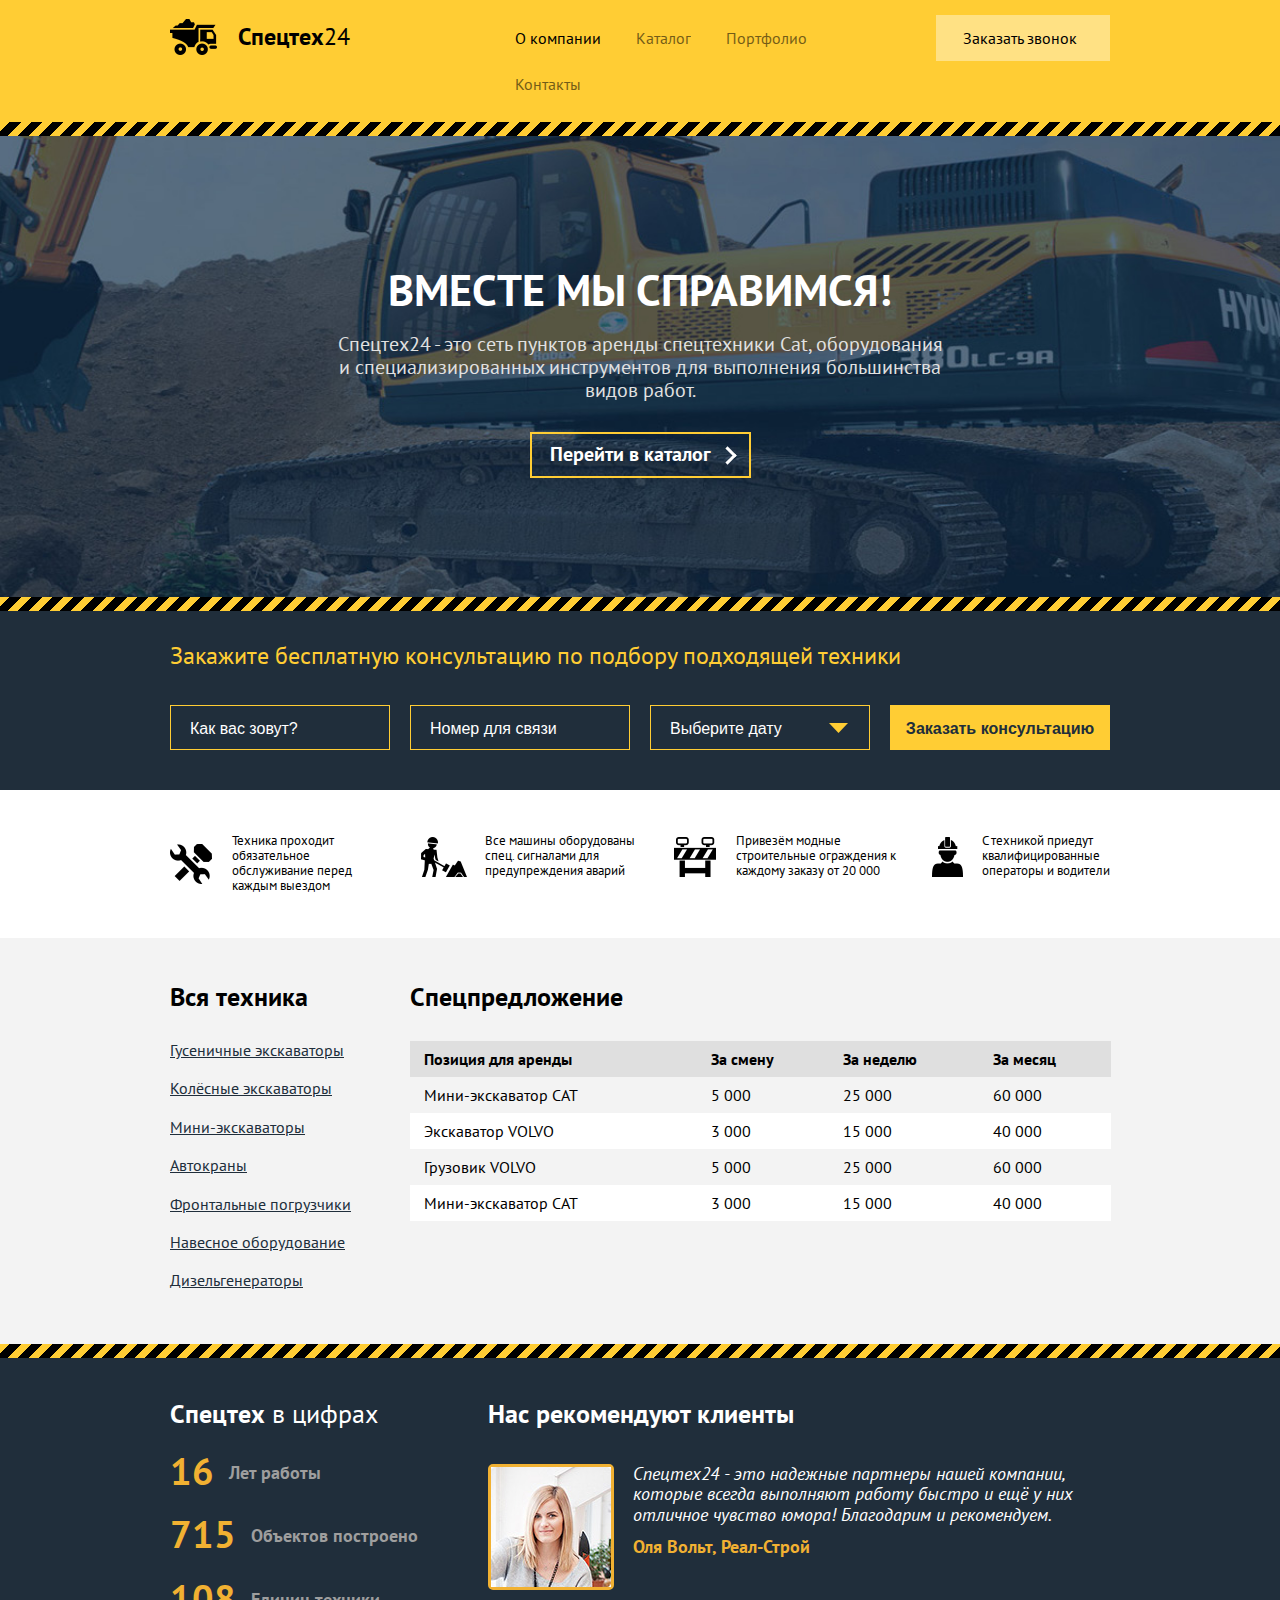
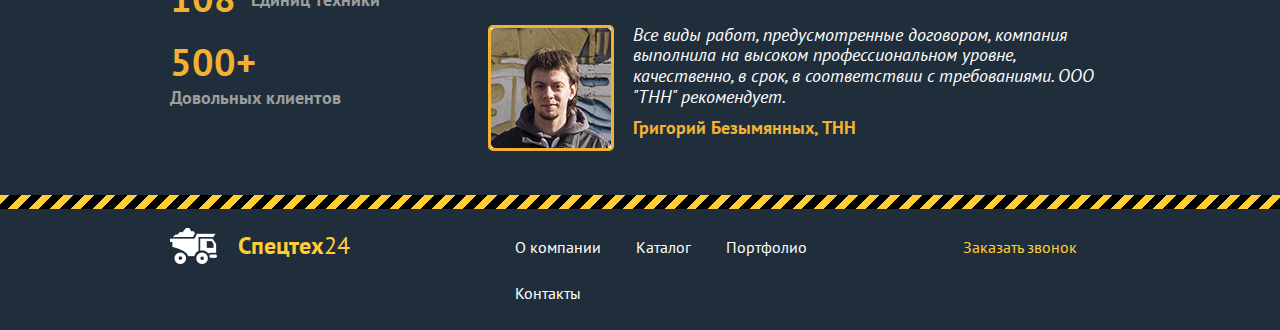
<file: index.html>
<!DOCTYPE html>
<html lang="ru">

<head>
	<meta charset="UTF-8">
	<title>Спецтех24</title>

	<link rel="stylesheet" href="css/normalize.css">
	<link href="https://fonts.googleapis.com/css?family=PT+Sans:subset=cyrillic" rel="stylesheet">
	<link rel="stylesheet" href="css/jquery-ui.css">
  <link rel="stylesheet" href="css/style.css">
    
</head>

<body>

	<header class="page-header">

		<div class="container clearfix">

				<span class="logo">
					<img class="logo-img" src="img/logo_header.png" alt="Спецтех24">
					<span class="logo-text">Спецтех</span><span class="logo-text-number">24</span>
				</span>

				<nav class="main-nav">
					<ul class="main-nav__list">
						<li class="nav-url"><a class="nav-url__item nav-url__item__active" href="#">О компании</a></li>
						<li class="nav-url"><a class="nav-url__item" href="catalog.html">Каталог</a></li>
						<li class="nav-url"><a class="nav-url__item" href="portfolio.html">Портфолио</a></li>
						<li class="nav-url"><a class="nav-url__item" href="contacts.html">Контакты</a></li>
					</ul>
				</nav>

			<a href="#call-order" class="btn-order">Заказать звонок</a>

		</div>

	</header>

	<main>

			<section class="promo">

				<div class="container clearfix">
					<h1 class="promo-title">ВМЕСТЕ МЫ СПРАВИМСЯ!</h1>
					<p class="promo-text">Спецтех24 - это сеть пунктов аренды спецтехники Cat, оборудования и специализированных инструментов для выполнения большинства видов работ.</p>
					<a class="btn-catalog" href="catalog.html">Перейти в каталог</a>
				</div>

			</section>

			<section class="consult">

				<div class="container clearfix">

					<h2 class="consult-title">Закажите бесплатную консультацию по подбору подходящей техники</h2>

					<form action="" class="consult-form">
						<input class="consult-form__item" type="text" name="customer-name" placeholder="Как вас зовут?">
						<input class="consult-form__item" type="text" name="customer-phone" placeholder="Номер для связи">
						<input class="consult-form__item" id="date" type="text" name="choose-date" placeholder="Выберите дату">
						<input class="consult-form__item" type="submit" name="get-consult" value="Заказать консультацию">
					</form>

				</div>

			</section>

			<section class="advantages">

				<div class="container clearfix">

					<p class="advantages-item advantages-item-tools">Техника проходит обязательное обслуживание перед каждым выездом</p>
					<p class="advantages-item advantages-item-worker">Все машины оборудованы спец. сигналами для предупреждения аварий</p>
					<p class="advantages-item advantages-item-border">Привезём модные строительные ограждения к каждому заказу от 20 000</p>
					<p class="advantages-item advantages-item-operator">С техникой приедут квалифицированные операторы и водители</p>

				</div>

			</section>

			<section class="technic">

				<div class="container clearfix">

					<div class="technic-menu">

						<h2 class="technic-title">Вся техника</h2>

						<nav class="technic-nav">
							<ul>
								<li class="technic-nav__item"><a class="technic-nav__url" href="#">Гусеничные экскаваторы</a></li>
								<li class="technic-nav__item"><a class="technic-nav__url" href="#">Колёсные экскаваторы</a></li>
								<li class="technic-nav__item"><a class="technic-nav__url" href="#">Мини-экскаваторы</a></li>
								<li class="technic-nav__item"><a class="technic-nav__url" href="#">Автокраны</a></li>
								<li class="technic-nav__item"><a class="technic-nav__url" href="#">Фронтальные погрузчики</a></li>
								<li class="technic-nav__item"><a class="technic-nav__url" href="#">Навесное оборудование</a></li>
								<li class="technic-nav__item"><a class="technic-nav__url" href="#">Дизельгенераторы</a></li>
							</ul>
						</nav>

					</div>

					<div class="technic-offers">

						<h2 class="technic-title">Спецпредложение</h2>

						<table class="technic-offers-table">

							<tr class="technic-offers-table__line">
								<td class="technic-offers-table__column">Позиция для аренды</td>
								<td class="technic-offers-table__column">За смену</td>
								<td class="technic-offers-table__column">За неделю</td>
								<td class="technic-offers-table__column">За месяц</td>
							</tr>

							<tr class="technic-offers-table__line">
								<td class="technic-offers-table__column">Мини-экскаватор CAT</td>
								<td class="technic-offers-table__column">5 000</td>
								<td class="technic-offers-table__column">25 000</td>
								<td class="technic-offers-table__column">60 000</td>
							</tr>

							<tr class="technic-offers-table__line">
								<td class="technic-offers-table__column">Экскаватор VOLVO</td>
								<td class="technic-offers-table__column">3 000</td>
								<td class="technic-offers-table__column">15 000</td>
								<td class="technic-offers-table__column">40 000</td>
							</tr>

							<tr class="technic-offers-table__line">
								<td class="technic-offers-table__column">Грузовик VOLVO</td>
								<td class="technic-offers-table__column">5 000</td>
								<td class="technic-offers-table__column">25 000</td>
								<td class="technic-offers-table__column">60 000</td>
							</tr>

							<tr class="technic-offers-table__line">
								<td class="technic-offers-table__column">Мини-экскаватор CAT</td>
								<td class="technic-offers-table__column">3 000</td>
								<td class="technic-offers-table__column">15 000</td>
								<td class="technic-offers-table__column">40 000</td>
							</tr>

						</table>

					</div>

				</div>

			</section>

			<section class="about">

				<div class="container clearfix">

					<div class="numbers">

						<h2 class="numbers-title">Спецтех <span class="numbers-title__innumbers">в цифрах</span></h2>

						<ul class="numbers-list">
							<li class="numbers-list__item"><span class="numbers-number">16</span><span class="numbers-text">Лет работы</span></li>
							<li class="numbers-list__item"><span class="numbers-number">715</span><span class="numbers-text">Объектов построено</span></li>
							<li class="numbers-list__item"><span class="numbers-number">108</span><span class="numbers-text">Единиц техники</span></li>
							<li class="numbers-list__item"><span class="numbers-number">500+</span><span class="numbers-text">Довольных клиентов</span></li>
						</ul>

					</div>

					<div class="reviews">

						<h2 class="numbers-title">Нас рекомендуют клиенты</h2>

						<div class="reviews-item">


							<div class="reviews-img__wrapper">

								<img class="reviews-img" src="img/Review_author_1.jpg" alt="Оля Вольт, Реал-Строй" class="reviews-img">

							</div>

							<blockquote class="reviews-text">
								Спецтех24 - это надежные партнеры нашей компании, которые всегда выполняют работу быстро и ещё у них отличное чувство юмора! Благодарим и рекомендуем.
								<cite class="reviews-author">Оля Вольт, Реал-Строй</cite>
							</blockquote>

						</div>

						<div class="reviews-item">

							<div class="reviews-img__wrapper">

								<img class="reviews-img" src="img/Review_author_2.jpg" alt="Григорий Безымянных, ТНН" class="reviews-img">

							</div>

							<blockquote class="reviews-text">
								Все виды работ, предусмотренные договором, компания выполнила на высоком профессиональном уровне, качественно, в срок, в соответствии с требованиями. ООО "ТНН" рекомендует.
								<cite class="reviews-author">Григорий Безымянных, ТНН</cite>
							</blockquote>

						</div>

					</div>

				</div>

			</section>

			<section class="map">

			<script type="text/javascript" charset="utf-8" async src="https://api-maps.yandex.ru/services/constructor/1.0/js/?sid=gotM2Cw0fG_YrCSQwuIswIlteW11Hy5Y&amp;width=100%25&amp;height=500&amp;lang=ru_RU&amp;sourceType=constructor&amp;scroll=false">
				
			</script>

			</section>

	</main>

	<footer class="page-footer">

		<div class="container clearfix">

			<span class="logo">
				<img src="img/logo_footer.png" alt="Спецтех24" class="logo-img">
				<span class="logo-text">Спецтех</span><span class="logo-text-number">24</span>
			</span>

				<nav class="main-nav">
					<ul class="main-nav__list">
						<li class="nav-url"><a class="nav-url__item nav-url__item__active" href="#">О компании</a></li>
						<li class="nav-url"><a class="nav-url__item" href="catalog.html">Каталог</a></li>
						<li class="nav-url"><a class="nav-url__item" href="portfolio.html">Портфолио</a></li>
						<li class="nav-url"><a class="nav-url__item" href="contacts.html">Контакты</a></li>
					</ul>
				</nav>

			<a href="#call-order" class="btn-order">Заказать звонок</a>

		</div>

	</footer>

  <script src="js/jquery-3.1.1.min.js"></script>
  <script src="js/jquery-migrate-1.4.1.min.js"></script>
  <script src="js/jquery-ui.min.js"></script>
  <script src="js/script.js"></script>

</body>
</html>
</file>
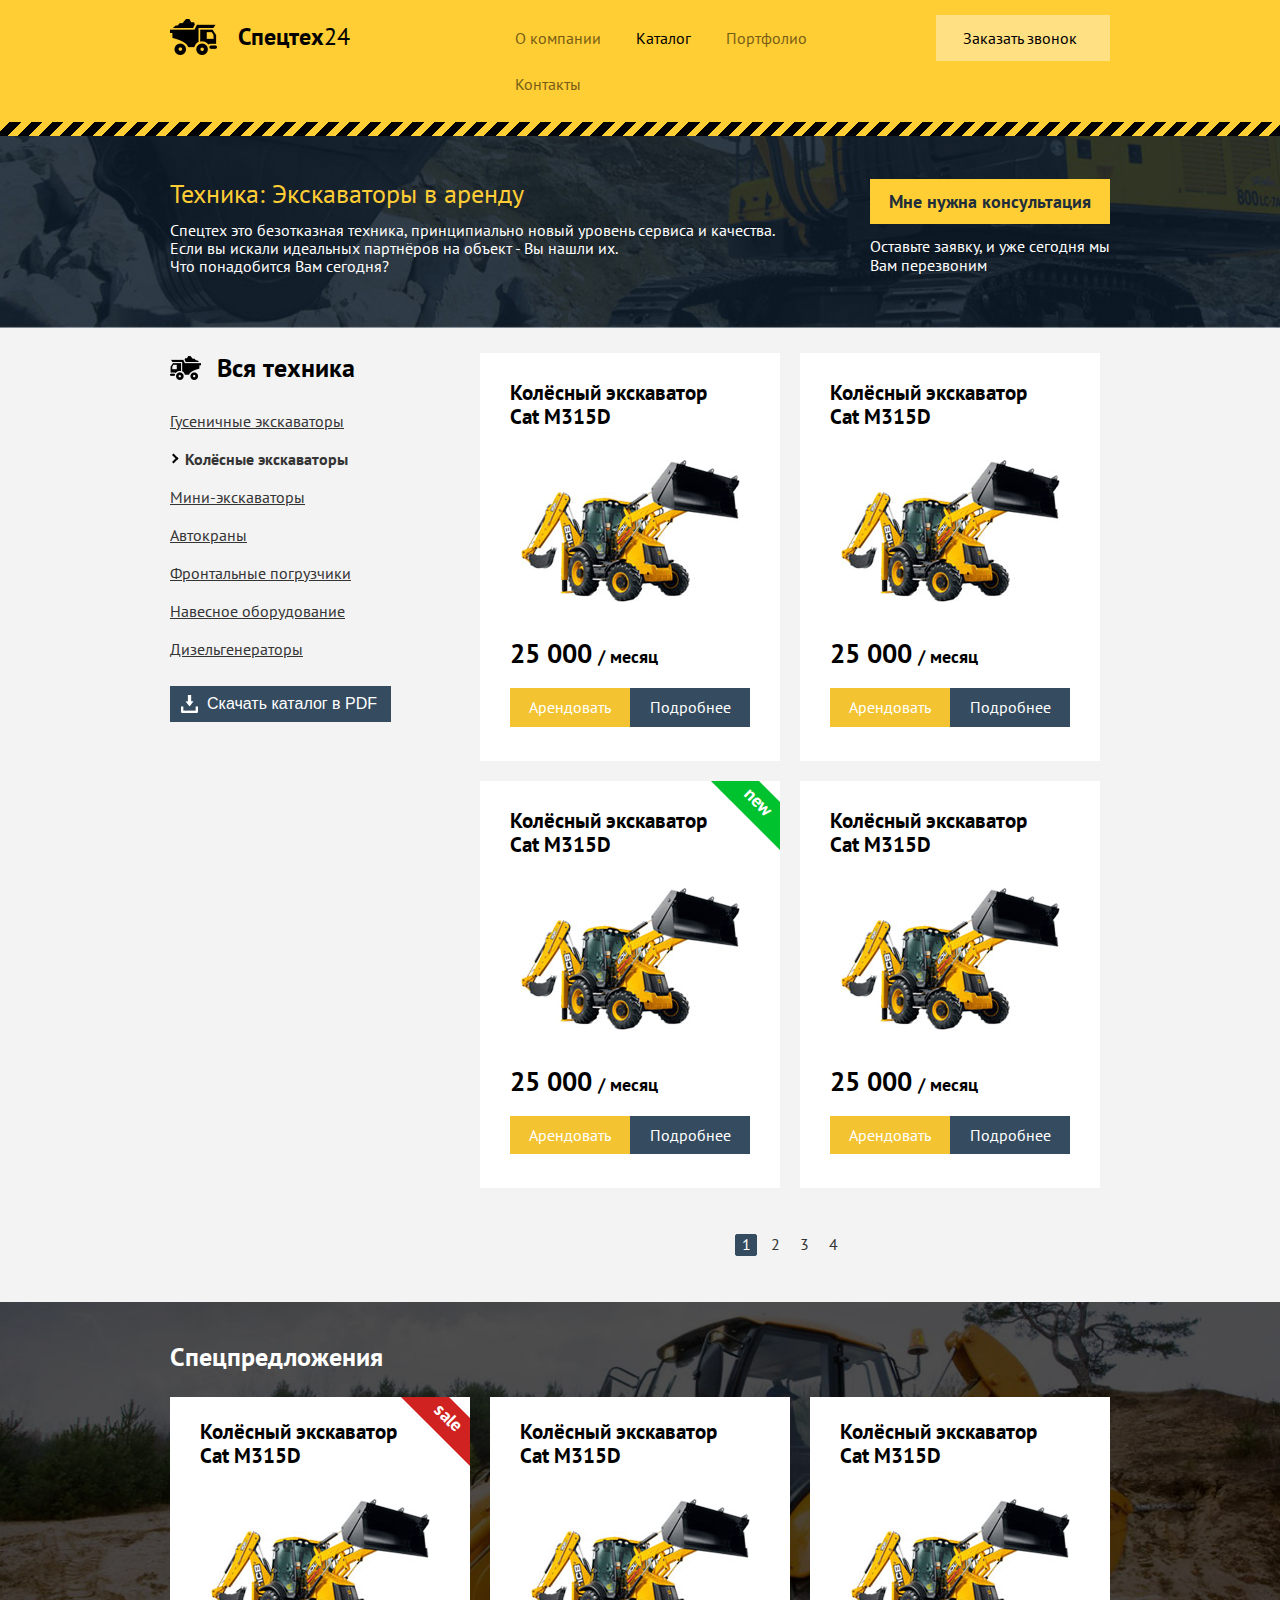
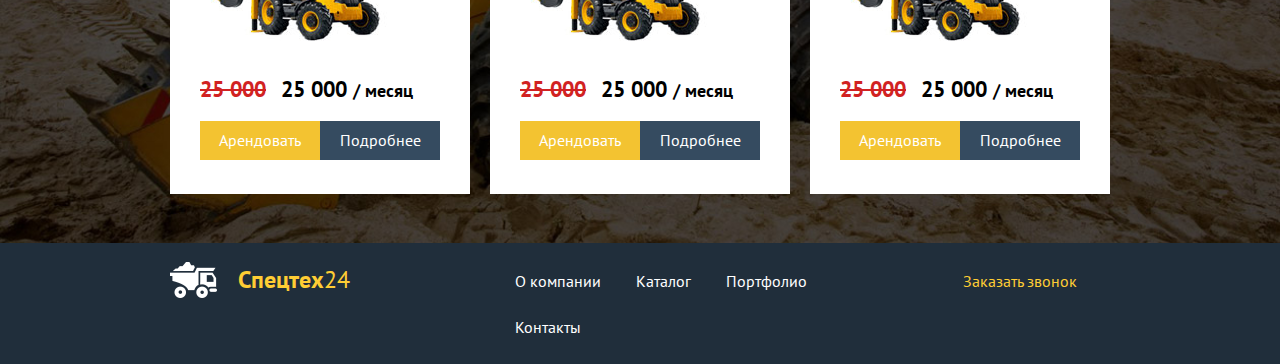
<file: catalog.html>
<!DOCTYPE html>
<html lang="ru">

<head>
	<meta charset="UTF-8">
	<title>Каталог</title>

	<link rel="stylesheet" href="css/normalize.css">
	<link href="https://fonts.googleapis.com/css?family=PT+Sans:subset=cyrillic" rel="stylesheet">
	<link rel="stylesheet" href="css/style.css">
</head>

<body>

	<header class="page-header">

		<div class="container clearfix">

				<a href="index.html" class="logo">
					<img class="logo-img" src="img/logo_header.png" alt="Спецтех24">
					<span class="logo-text">Спецтех</span><span class="logo-text-number">24</span>
				</a>

				<nav class="main-nav">
					<ul class="main-nav__list">
						<li class="nav-url"><a class="nav-url__item" href="index.html">О компании</a></li>
						<li class="nav-url"><a class="nav-url__item nav-url__item__active" href="#">Каталог</a></li>
						<li class="nav-url"><a class="nav-url__item" href="portfolio.html">Портфолио</a></li>
						<li class="nav-url"><a class="nav-url__item" href="contacts.html">Контакты</a></li>
					</ul>
				</nav>

			<a href="#call-order" class="btn-order">Заказать звонок</a>

		</div>

	</header>

	<main>

			<section class="technic-rent">

				<div class="container clearfix">

				<div class="catalog-box-left">

				<h1 class="catalog-title">Техника: Экскаваторы в аренду</h1> 
					<p class="catalog-text"><span class="catalog-text__item">Спецтех это безотказная техника, принципиально новый уровень сервиса и качества.</span><span class="catalog-text__item">Если вы искали идеальных партнёров на объект - Вы нашли их.</span>
<span class="catalog-text__item">Что понадобится Вам сегодня?</span>
</p> 
				
				</div>
					
					<div class="catalog-box-right">

					<a class="catalog-consult-button" href="#" class="contact">Мне нужна консультация</a>

					<span class="catalog-button-text">Оставьте заявку, и уже сегодня мы Вам перезвоним</span>

					</div>

				</div>

			</section>

			<section class="technic-all">

				<div class="container clearfix">

					<div class="technic-menu">

						<h2 class="subtitle">Вся техника</h2>

						<nav class="technic-nav">
							<ul>
								<li class="technic-nav-url"><a class="technic-nav-url__item" href="#">Гусеничные экскаваторы</a></li>
								<li class="technic-nav-url"><a class="technic-nav-url__item technic-nav-url__item_active" href="#">Колёсные экскаваторы</a></li>
								<li class="technic-nav-url"><a class="technic-nav-url__item" href="#">Мини-экскаваторы</a></li>
								<li class="technic-nav-url"><a class="technic-nav-url__item" href="#">Автокраны</a></li>
								<li class="technic-nav-url"><a class="technic-nav-url__item" href="#">Фронтальные погрузчики</a></li>
								<li class="technic-nav-url"><a class="technic-nav-url__item" href="#">Навесное оборудование</a></li>
								<li class="technic-nav-url"><a class="technic-nav-url__item" href="#">Дизельгенераторы</a></li>
							</ul>
						</nav>

						<button class="download-pdf">Скачать каталог в PDF</button>

					</div>

					<div class="technic-all-offers">

					<div class="technic-offer">

						<h3 class="offer-title">Колёсный экскаватор Cat M315D</h3>
					
							<img class="excavator-img" src="img/Excavator.jpg" alt="Колёсный экскаватор Cat M315D">
				
						<p class="offer-text">
							<span class="offer-text__price">25 000</span>
							<span class="offer-text__period"> / месяц</span>
						</p>

						<a class="button-rent" href="#">Арендовать</a>
						<a class="button-rent__more" href="#">Подробнее</a>

					</div>

					<div class="technic-offer">

						<h3 class="offer-title">Колёсный экскаватор Cat M315D</h3>

							<img class="excavator-img" src="img/Excavator.jpg" alt="Колёсный экскаватор Cat M315D">
						
						<p class="offer-text">
							<span class="offer-text__price">25 000</span>
							<span class="offer-text__period"> / месяц</span>
						</p>

						<a class="button-rent" href="#">Арендовать</a>
						<a class="button-rent__more" href="#">Подробнее</a>

					</div>

					<div class="technic-offer">

						<span class="technic-offer_badge">new</span>

						<h3 class="offer-title">Колёсный экскаватор Cat M315D</h3>
		
							<img class="excavator-img" src="img/Excavator.jpg" alt="Колёсный экскаватор Cat M315D">
						
						<p class="offer-text">
							<span class="offer-text__price">25 000</span>
							<span class="offer-text__period"> / месяц</span>
						</p>

						<a class="button-rent" href="#">Арендовать</a>
						<a class="button-rent__more" href="#">Подробнее</a>

					</div>

					<div class="technic-offer">

						<h3 class="offer-title">Колёсный экскаватор Cat M315D</h3>

						
							<img class="excavator-img" src="img/Excavator.jpg" alt="Колёсный экскаватор Cat M315D">
						

						<p class="offer-text">
							<span class="offer-text__price">25 000</span>
							<span class="offer-text__period"> / месяц</span>
						</p>

						<a class="button-rent" href="#">Арендовать</a>
						<a class="button-rent__more" href="#">Подробнее</a>

					</div>

					<div class="technic-gallery__nav">

						<ul>
							<li class="gallery-nav__item"><a class="gallery-nav__url gallery-nav__url_active" href="#">1</a></li>
							<li class="gallery-nav__item"><a class="gallery-nav__url" href="#">2</a></li>
							<li class="gallery-nav__item"><a class="gallery-nav__url" href="#">3</a></li>
							<li class="gallery-nav__item"><a class="gallery-nav__url" href="#">4</a></li>
						</ul>
					</div>

					</div>

				</div>

			</section>

			<section class="special-offer">

				<div class="container clearfix">

					<h2 class="special-offer__title">Спецпредложения</h2>

					<div class="special-offer__item">

					<span class="technic-offer_badge">sale</span>

						<h3 class="offer-title">Колёсный экскаватор Cat M315D</h3>

						
							<img class="excavator-img" src="img/Excavator.jpg" alt="Колёсный экскаватор Cat M315D">
						

						<p class="offer-text">
							<span class="offer-text__price_replaced">25 000</span>
							<span class="offer-text__price">25 000</span>
							<span class="offer-text__period"> / месяц</span>
						</p>

						<a class="button-rent" href="#">Арендовать</a>
						<a class="button-rent__more" href="#">Подробнее</a>

					</div>

					<div class="special-offer__item">

						<h3 class="offer-title">Колёсный экскаватор Cat M315D</h3>
	
							<img class="excavator-img" src="img/Excavator.jpg" alt="Колёсный экскаватор Cat M315D">
						

						<p class="offer-text">
							<span class="offer-text__price_replaced">25 000</span>
							<span class="offer-text__price">25 000</span>
							<span class="offer-text__period"> / месяц</span>
						</p>

						<a class="button-rent" href="#">Арендовать</a>
						<a class="button-rent__more" href="#">Подробнее</a>

					</div>

					<div class="special-offer__item">

						<h3 class="offer-title">Колёсный экскаватор Cat M315D</h3>

						
							<img class="excavator-img" src="img/Excavator.jpg" alt="Колёсный экскаватор Cat M315D">
					

						<p class="offer-text">
							<span class="offer-text__price_replaced">25 000</span>
							<span class="offer-text__price">25 000</span>
							<span class="offer-text__period"> / месяц</span>
						</p>

						<a class="button-rent" href="#">Арендовать</a>
						<a class="button-rent__more" href="#">Подробнее</a>

					</div>

				</div>

			</section>

	</main>

	<footer class="page-footer">

		<div class="container clearfix">

				<a href="index.html" class="logo">
					<img class="logo-img" src="img/logo_footer.png" alt="Спецтех24">
					<span class="logo-text">Спецтех</span><span class="logo-text-number">24</span>
				</a>

				<nav class="main-nav">
					<ul class="main-nav__list">
						<li class="nav-url"><a class="nav-url__item" href="index.html">О компании</a></li>
						<li class="nav-url"><a class="nav-url__item nav-url__item__active" href="#">Каталог</a></li>
						<li class="nav-url"><a class="nav-url__item" href="portfolio.html">Портфолио</a></li>
						<li class="nav-url"><a class="nav-url__item" href="contacts.html">Контакты</a></li>
					</ul>
				</nav>

			<a href="#call-order" class="btn-order">Заказать звонок</a>

		</div>

	</footer>

</body>
</html>
</file>
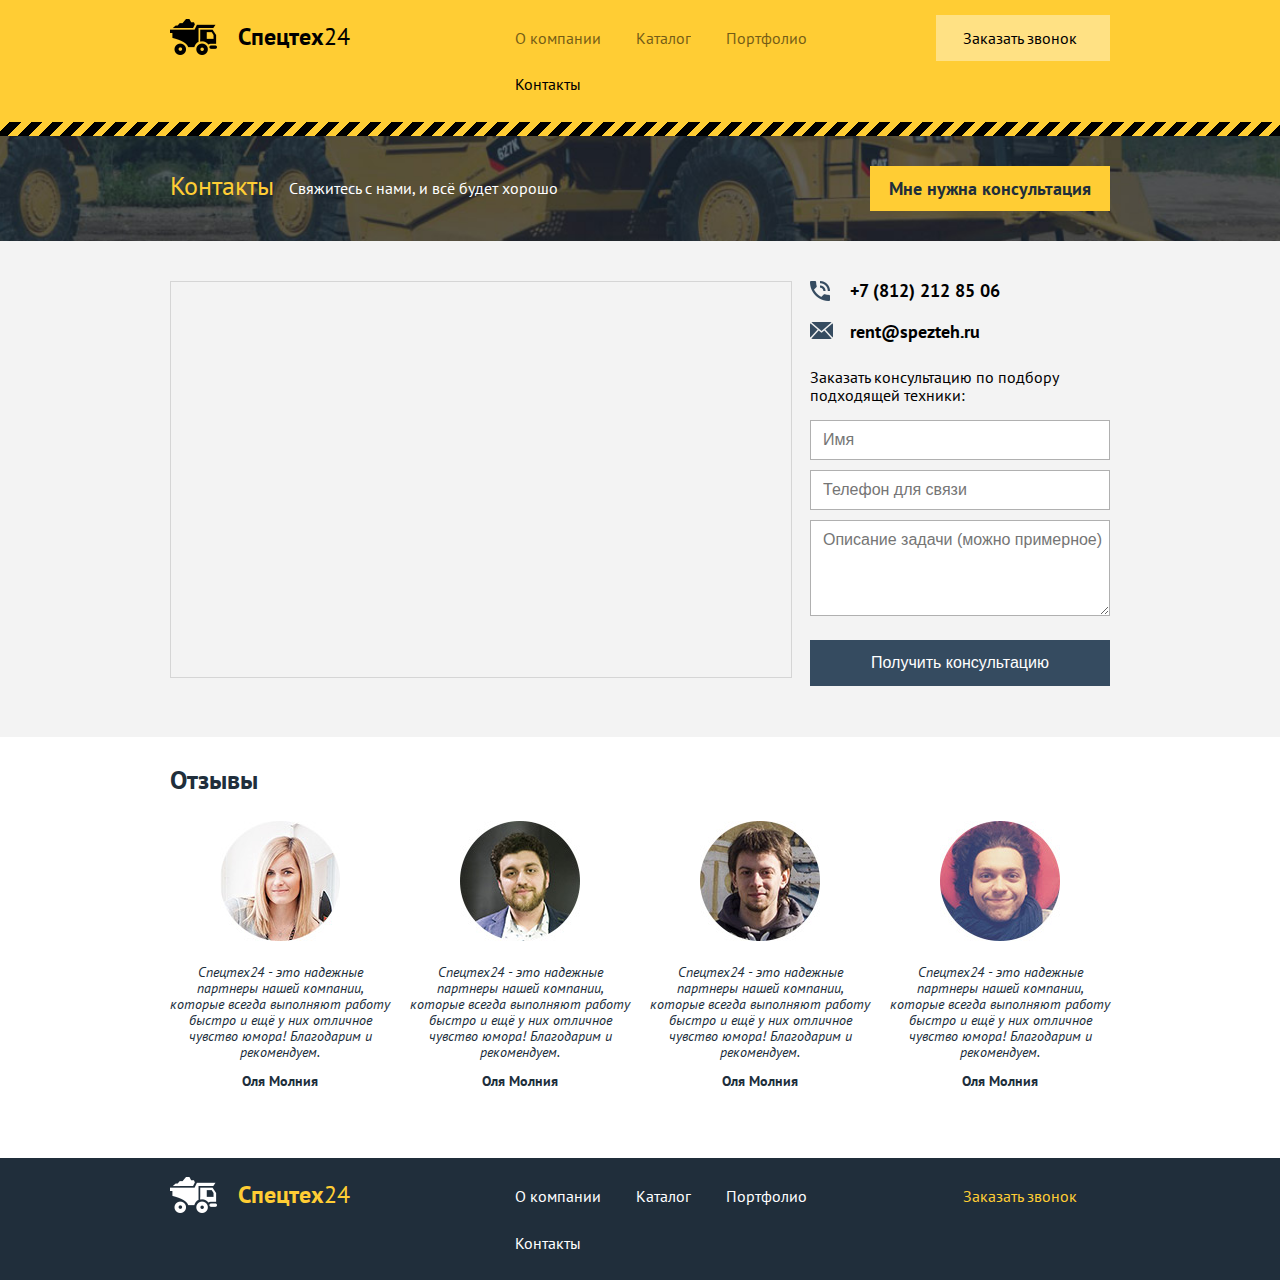
<file: contacts.html>
<!DOCTYPE html>
<html lang="ru">
<head>

	<meta charset="UTF-8">
	<title>Контакты</title>

	<link rel="stylesheet" href="css/normalize.css">
	<link href="https://fonts.googleapis.com/css?family=PT+Sans:subset=cyrillic" rel="stylesheet">
	<link rel="stylesheet" href="css/style.css">

</head>

<body>

	<header class="page-header">

		<div class="container clearfix">

				<a href="index.html" class="logo">
					<img class="logo-img" src="img/logo_header.png" alt="Спецтех24">
					<span class="logo-text">Спецтех</span><span class="logo-text-number">24</span>
				</a>

				<nav class="main-nav">
					<ul class="main-nav__list">
						<li class="nav-url"><a class="nav-url__item" href="index.html">О компании</a></li>
						<li class="nav-url"><a class="nav-url__item" href="catalog.html">Каталог</a></li>
						<li class="nav-url"><a class="nav-url__item" href="portfolio.html">Портфолио</a></li>
						<li class="nav-url"><a class="nav-url__item nav-url__item__active" href="#">Контакты</a></li>
					</ul>
				</nav>

			<a href="#call-order" class="btn-order">Заказать звонок</a>

		</div>

	</header>

	<main>

			<section class="contact-us">

				<div class="container clearfix">

					<h1 class="contact-us__title">Контакты</h1> 

					<span class="contact-us__text">Свяжитесь с нами, и всё будет хорошо</span> 
					<a class="contact-us__button" href="#">Мне нужна консультация</a>

				</div>

			</section>

			<section class="contacts-all">

				<div class="container clearfix">

					<div class="contacts-map">
						<iframe width="620" height="395" frameborder="0" style="border:0" src="https://www.google.com/maps/embed/v1/place?q=Saint-Petersburg&key=AIzaSyAc_vSnq9MwPPfshn0wYHBjQ3Ob7guWbTU" allowfullscreen></iframe>
					</div>

					<div class="contacts-options">

						<span class="phone">+7 (812) 212 85 06</span>
						<span class="email">rent@spezteh.ru</span>

						<h2 class="contacts-title__get-consult">Заказать консультацию по подбору подходящей техники:</h2>

						<form action="" class="contacts__consult-form">
							<input class="contacts__consult-form__item" type="text" name="customer-name" placeholder="Имя">
							<input class="contacts__consult-form__item" type="text" name="customer-phone" placeholder="Телефон для связи">
							<textarea class="contacts__consult-form__item" rows="4" cols="45" name="description" placeholder="Описание задачи (можно примерное)"></textarea>
							<input class="contacts__consult-form__item" type="submit" name="get-consult" value="Получить консультацию">
						</form>

					</div>

				</div>

			</section>

			<section class="contacts-reviews">

				<div class="container clearfix">

					<h2 class="contacts-reviews__subtitle">Отзывы</h2>

					<div class="contacts-reviews__item">

						<div class="contacts-reviews__img_wrapper">
							<img src="img/Review_author_contacts_1.jpg" alt="Оля Молния" class="reviews-img">
						</div>

						<blockquote class="contacts-reviews__text">
Спецтех24 - это надежные
партнеры нашей компании,
которые всегда выполняют работу
быстро и ещё у них отличное
чувство юмора! Благодарим и
рекомендуем.
							<cite class="contacts-reviews__author">Оля Молния</cite>
						</blockquote>

					</div>

					<div class="contacts-reviews__item">

						<div class="contacts-reviews__img_wrapper">
							<img src="img/Review_author_contacts_2.jpg" alt="Оля Молния" class="reviews-img">
						</div>

						<blockquote class="contacts-reviews__text">
Спецтех24 - это надежные
партнеры нашей компании,
которые всегда выполняют работу
быстро и ещё у них отличное
чувство юмора! Благодарим и
рекомендуем.
							<cite class="contacts-reviews__author">Оля Молния</cite>
						</blockquote>

					</div>

					<div class="contacts-reviews__item">

						<div class="contacts-reviews__img_wrapper">
							<img src="img/Review_author_contacts_3.jpg" alt="Оля Молния" class="reviews-img">
						</div>

						<blockquote class="contacts-reviews__text">
Спецтех24 - это надежные
партнеры нашей компании,
которые всегда выполняют работу
быстро и ещё у них отличное
чувство юмора! Благодарим и
рекомендуем.
							<cite class="contacts-reviews__author">Оля Молния</cite>
						</blockquote>

					</div>

					<div class="contacts-reviews__item">

						<div class="contacts-reviews__img_wrapper">
							<img src="img/Review_author_contacts_4.jpg" alt="Оля Молния" class="reviews-img">
						</div>

						<blockquote class="contacts-reviews__text">
Спецтех24 - это надежные
партнеры нашей компании,
которые всегда выполняют работу
быстро и ещё у них отличное
чувство юмора! Благодарим и
рекомендуем.
							<cite class="contacts-reviews__author">Оля Молния</cite>
						</blockquote>

					</div>
				</div>

			</section>

	</main>

	<footer class="page-footer">

		<div class="container clearfix">

				<a href="index.html" class="logo">
					<img class="logo-img" src="img/logo_footer.png" alt="Спецтех24">
					<span class="logo-text">Спецтех</span><span class="logo-text-number">24</span>
				</a>

				<nav class="main-nav">
					<ul class="main-nav__list">
						<li class="nav-url"><a class="nav-url__item" href="index.html">О компании</a></li>
						<li class="nav-url"><a class="nav-url__item" href="catalog.html">Каталог</a></li>
						<li class="nav-url"><a class="nav-url__item" href="portfolio.html">Портфолио</a></li>
						<li class="nav-url"><a class="nav-url__item nav-url__item__active" href="#">Контакты</a></li>
					</ul>
				</nav>

			<a href="#call-order" class="btn-order">Заказать звонок</a>

		</div>

	</footer>

</body>
</html>
</file>
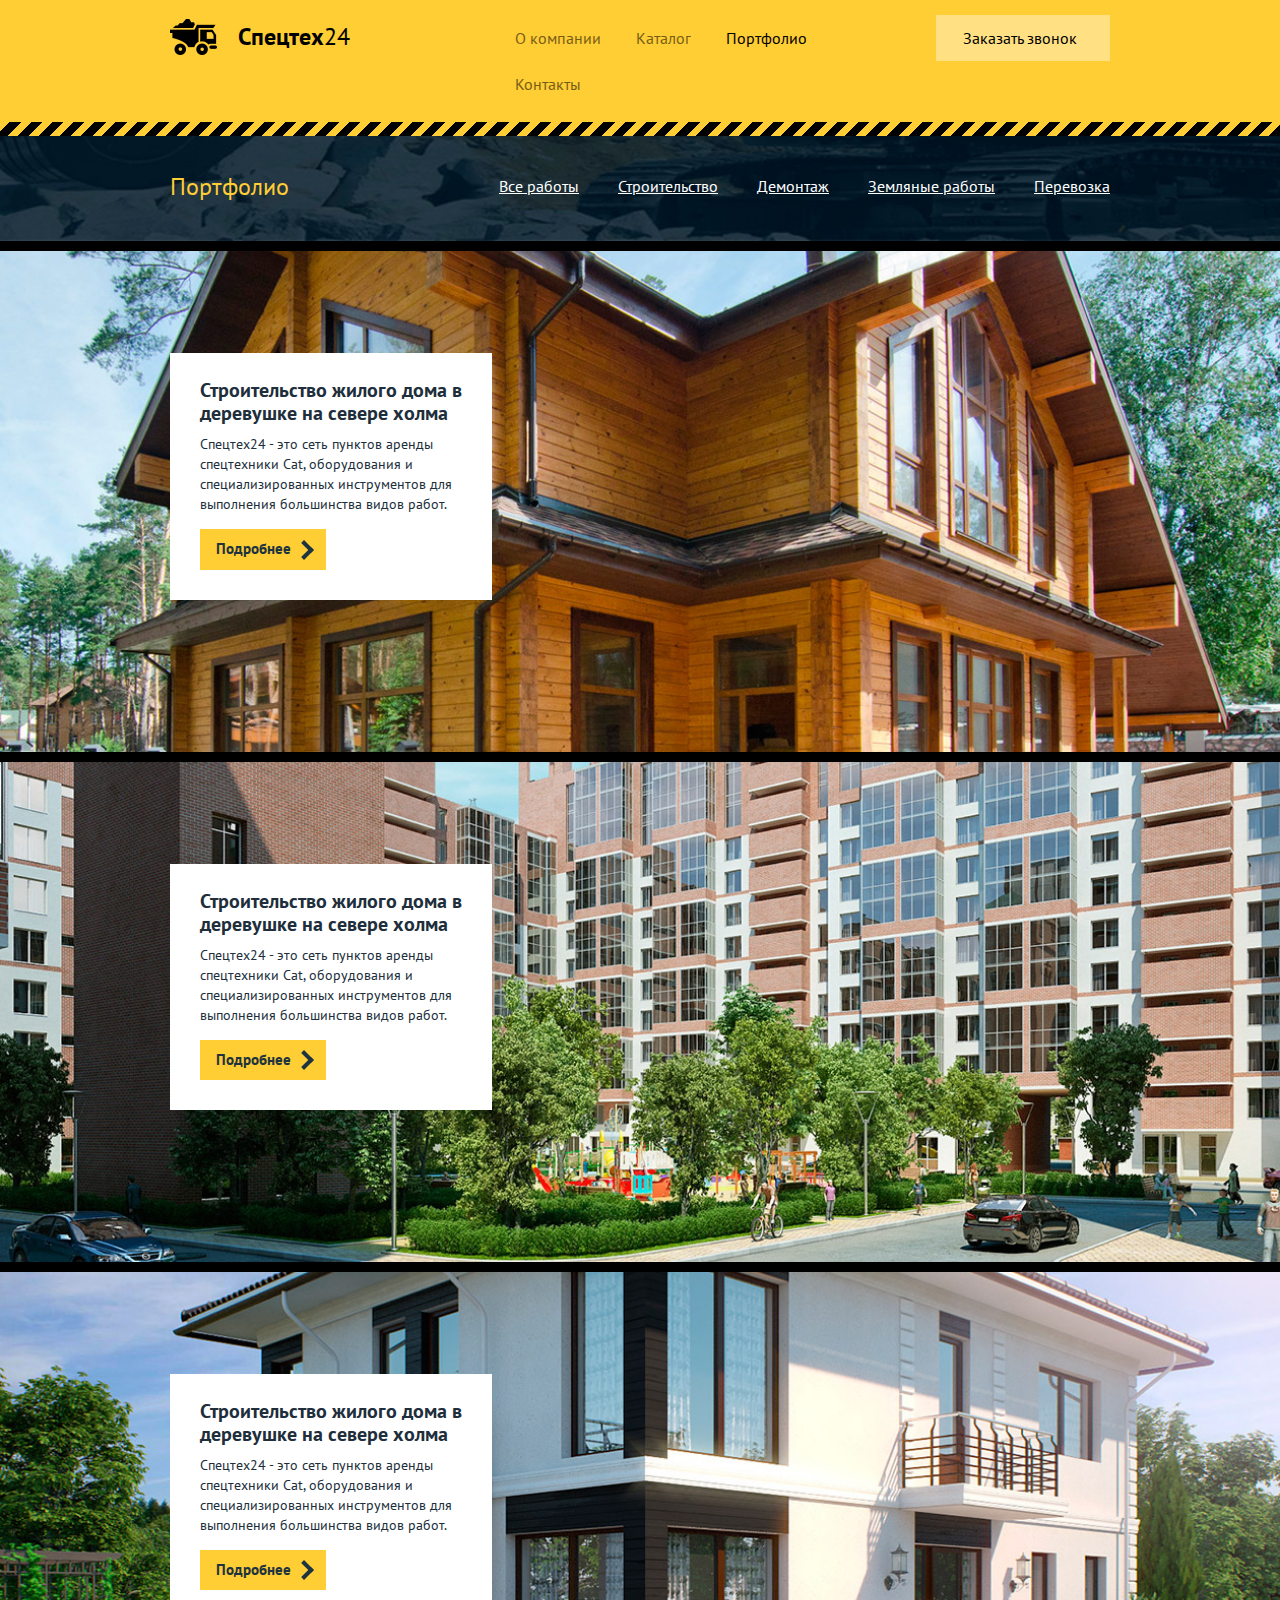
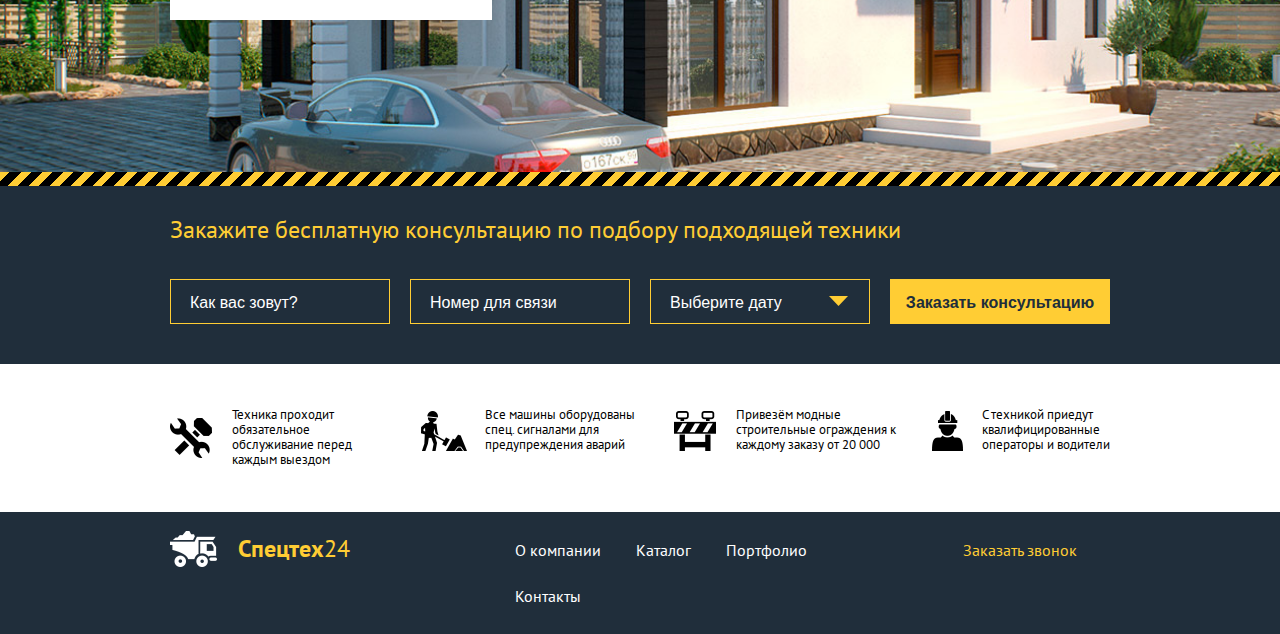
<file: portfolio.html>
<!DOCTYPE html>
<html lang="ru">
<head>

	<meta charset="UTF-8">
	<title>Портфолио</title>

	<link rel="stylesheet" href="css/normalize.css">
	<link href="https://fonts.googleapis.com/css?family=PT+Sans:subset=cyrillic" rel="stylesheet">
	<link rel="stylesheet" href="css/jquery-ui.css">
	<link rel="stylesheet" href="css/style.css">

</head>
<body>

	<header class="page-header">

		<div class="container clearfix">

				<a href="index.html" class="logo">
					<img class="logo-img" src="img/logo_header.png" alt="Спецтех24">
					<span class="logo-text">Спецтех</span><span class="logo-text-number">24</span>
				</a>

				<nav class="main-nav">
					<ul class="main-nav__list">
						<li class="nav-url"><a class="nav-url__item" href="index.html">О компании</a></li>
						<li class="nav-url"><a class="nav-url__item" href="catalog.html">Каталог</a></li>
						<li class="nav-url"><a class="nav-url__item nav-url__item__active" href="#">Портфолио</a></li>
						<li class="nav-url"><a class="nav-url__item" href="contacts.html">Контакты</a></li>
					</ul>
				</nav>

			<a href="#call-order" class="btn-order">Заказать звонок</a>

		</div>

	</header>

	<main>

			<section class="portfolio">

				<div class="container clearfix">
					
					<a href="" class="portfolio-title">
						<h1 class="portfolio-title__text">Портфолио</h1>
					</a>

					<ul class="portfolio-menu">
						<li class="portfolio-menu__item"><a class="portfolio-menu__url" href="#">Все работы</a></li>
						<li class="portfolio-menu__item"><a class="portfolio-menu__url" href="#">Строительство</a></li>
						<li class="portfolio-menu__item"><a class="portfolio-menu__url" href="#">Демонтаж</a></li>
						<li class="portfolio-menu__item"><a class="portfolio-menu__url" href="#">Земляные работы</a></li>
						<li class="portfolio-menu__item"><a class="portfolio-menu__url" href="#">Перевозка</a></li>
					</ul>

				</div>

			</section>

			<section class="building building-1">

				<div class="container">

					<!-- <img class="building-img" src="building1.jpg" alt="Строительство"> -->

					<div class="building-about">
						<h2 class="building-about__title">Строительство жилого дома в деревушке на севере холма</h2>
						<p class="building-about__text">Спецтех24 - это сеть пунктов аренды спецтехники Cat, оборудования и специализированных инструментов для выполнения большинства видов работ.</p>
						<a class="button-more" href="#">Подробнее</a>
					</div>

				</div>
			</section>

			<section class="building building-2">

				<div class="container">

					<!-- <img class="building-img" src="building2.jpg" alt="Строительство"> -->

					<div class="building-about">
						<h2 class="building-about__title">Строительство жилого дома в деревушке на севере холма</h2>
						<p class="building-about__text">Спецтех24 - это сеть пунктов аренды спецтехники Cat, оборудования и специализированных инструментов для выполнения большинства видов работ.</p>
						<a class="button-more" href="#">Подробнее</a>
					</div>

				</div>
			</section>

			<section class="building building-3">

				<div class="container">

					<!-- <img class="building-img" src="building3.jpg" alt="Строительство"> -->

					<div class="building-about">
						<h2 class="building-about__title">Строительство жилого дома в деревушке на севере холма</h2>
						<p class="building-about__text">Спецтех24 - это сеть пунктов аренды спецтехники Cat, оборудования и специализированных инструментов для выполнения большинства видов работ.</p>
						<a class="button-more" href="#">Подробнее</a>
					</div>

				</div>
			</section>

			<section class="consult consult-portfolio">

				<div class="container clearfix">

					<h2 class="consult-title">Закажите бесплатную консультацию по подбору подходящей техники</h2>

					<form action="" class="consult-form">
						<input class="consult-form__item" type="text" name="customer-name" placeholder="Как вас зовут?">
						<input class="consult-form__item" type="text" name="customer-phone" placeholder="Номер для связи">
						<input class="consult-form__item" id="date" type="text" name="choose-date" placeholder="Выберите дату">
						<input class="consult-form__item" type="submit" name="get-consult" value="Заказать консультацию">
					</form>

				</div>

			</section>

			<section class="advantages">

				<div class="container clearfix">

					<p class="advantages-item advantages-item-tools">Техника проходит обязательное обслуживание перед каждым выездом</p>
					<p class="advantages-item advantages-item-worker">Все машины оборудованы спец. сигналами для предупреждения аварий</p>
					<p class="advantages-item advantages-item-border">Привезём модные строительные ограждения к каждому заказу от 20 000</p>
					<p class="advantages-item advantages-item-operator">С техникой приедут квалифицированные операторы и водители</p>

				</div>

			</section>

	</main>

	<footer class="page-footer">

		<div class="container clearfix">

			<a href="index.html" class="logo">
				<img src="img/logo_footer.png" alt="Спецтех24" class="logo-img">
				<span class="logo-text">Спецтех</span><span class="logo-text-number">24</span>
			</a>

				<nav class="main-nav">
					<ul class="main-nav__list">
						<li class="nav-url"><a class="nav-url__item" href="index.html">О компании</a></li>
						<li class="nav-url"><a class="nav-url__item" href="catalog.html">Каталог</a></li>
						<li class="nav-url"><a class="nav-url__item nav-url__item__active" href="#">Портфолио</a></li>
						<li class="nav-url"><a class="nav-url__item" href="contacts.html">Контакты</a></li>
					</ul>
				</nav>

			<a href="#call-order" class="btn-order">Заказать звонок</a>

		</div>

	</footer>

	<script src="js/jquery-3.1.1.min.js"></script>
  <script src="js/jquery-migrate-1.4.1.min.js"></script>
  <script src="js/jquery-ui.min.js"></script>
  <script src="js/script.js"></script>

</body>
</html>
</file>
<file: css/style.css>
*{
	padding: 0;
	margin: 0;
}

.container{
	font-family: 'PT Sans', sans-serif;
	width: 960px;
	margin: 0 auto;
	padding: 0 10px;
	-webkit-box-sizing: border-box;
	-moz-box-sizing: border-box;
	box-sizing: border-box;
}

.clearfix:after{
	content: "";
    display: block;
    clear: both;
}

.page-header{
	background-color: #ffcd34;
	padding: 15px 0 14px 0;
}

.logo{
	width: 180px;
	float: left;
	text-decoration: none;
	color: #000;
	margin: 4px 149px 6px 0;
}

.logo-img{
	vertical-align: middle;
	padding-right: 17px;
} 
.logo-text{
	font-weight: bold;
	vertical-align: middle;
	font-size: 24px;
}

.logo-text-number{
	vertical-align: middle;
	font-size: 24px;
}

.main-nav{
	width: 421px;
	float: left;
	font-size: 0;
}

.nav-url{
	display: inline-block;
	margin-right: 3px;
	font-size: 0;
}

.nav-url:last-child{
	margin-right: 0;
}

.nav-url__item{
	display: inline-block;
	font-size: 16px;
	text-decoration: none;
	padding: 12px 14px;
	border: 2px solid transparent;
	opacity: 0.55;
	color: #000;
	-webkit-box-sizing: border-box;
	-moz-box-sizing: border-box;
	box-sizing: border-box;
}

.nav-url__item:hover{
	border: 2px solid rgba(0, 0, 0, 0.3);
	opacity: 1;
}

.nav-url__item:active{
	border: 2px solid rgba(0, 0, 0, 0.6);
	opacity: 1;
}

.nav-url__item__active{
	opacity: 1;
}

.nav-url__item__active:hover{
	border: 2px solid transparent;
}

.nav-url__item__active:active{
	border: 2px solid transparent;
}

#call-order{
	display: none;
	background-color: #202e3b;
}

.call-order__text{
	font-size: 16px;
}

.btn-order{
	width: 174px;
	float: right;
	font-size: 16px;
	text-decoration: none;
	padding: 14px 14px 14px 27px;
	background-color: #ffe184;
	color: #000;
	-webkit-box-sizing: border-box;
	-moz-box-sizing: border-box;
	box-sizing: border-box;
}

.btn-order:hover{
	background-color: #ffecb2;
}

.btn-order:active{
	background-color: #f6bf16;
}

.promo{
	position: relative;
	background-image: url('../img/Excavator_bgrnd.jpg');
	background-repeat: no-repeat;
 	background-size: cover;
    background-position: center;
    text-align: center;
    padding: 143px 0 119px 0;
}

.promo:before{
	position: absolute;
	content: '';
	top: 0;
	bottom: 0;
	right: 0;
	left: 0;
	width: 100%;
    height: 14px;
    background-image: repeating-linear-gradient(-45deg, #000, #000 8px, #ffcd34 8px, #ffcd34 15px);
}

.promo:after{
	position: absolute;
	content: '';
	top: 100%;
	bottom: 0;
	right: 0;
	left: 0;
	width: 100%;
    height: 14px;
	background-image: repeating-linear-gradient(-45deg, #000, #000 8px, #ffcd34 8px, #ffcd34 15px);
}

.promo-title{
	color: #fff;
	font-size: 44px;
	font-weight: bold;
	margin: 0;
}

.promo-text{
	width: 614px;
	font-size: 20px;
	color: #e1e1e1;
	margin: 18px auto 30px auto;
}

.btn-catalog{
	position: relative;
	display: block;
	width: 221px;
	margin: 0 auto;
	color: #fff;
	font-size: 20px;
	font-weight: bold;
	text-decoration: none;
	padding: 9px 20px 10px 0;
	border: 2px solid;
	border-color: #ffcd34;
	-webkit-box-sizing: border-box;
	-moz-box-sizing: border-box;
	box-sizing: border-box;
}

.btn-catalog:before{
	position: absolute;
	content: '';
	width: 10px;
    height: 10px;
    border-right: 3px solid #fff;
    border-top: 3px solid  #fff;
    transform: rotate(45deg);
    top: 0;
    bottom: 0;
    right: 15px;
    margin: auto;
}

.btn-catalog:hover{
	border-color: #ffd966;
}

.btn-catalog:active{
	border-color: #ffe390;
}

.consult{
	background-color: #202e3b;
	padding: 45px 0 40px 0;
}

.consult-title{
	font-size: 24px;
	font-weight: normal;
	color: #ffcd34;
	margin-bottom: 35px;
}

.consult-form{
	margin: 0 auto 0 auto;
	font-size: 0;
}

.consult-form__item{
	display: inline-block;
	width: 220px;
	margin-right: 20px;
	font-size: 16px;
	padding: 14px 0 11px 19px;
	background-color: #202e3b;
	border: 1px solid;
	border-color: #ffcd34;
	color: #fff;
	outline: none;
	-webkit-box-sizing: border-box;
	-moz-box-sizing: border-box;
	box-sizing: border-box;
}

.consult-form__item::-webkit-input-placeholder {
	color:#fff;
}
.consult-form__item::-moz-placeholder          {
	color:#fff;
}
.consult-form__item:-moz-placeholder           {
	color:#fff;
}
.consult-form__item:-ms-input-placeholder      {
	color:#fff;
}

.consult-form__item:focus::-webkit-input-placeholder {
	color: transparent
}
.consult-form__item:focus::-moz-placeholder          {
	color: transparent
}
.consult-form__item:focus:-moz-placeholder           {
	color: transparent
}
.consult-form__item:focus:-ms-input-placeholder      {
	color: transparent
}

#date{
	background-image: url('../img/arrow-down.png');
	background-repeat: no-repeat;
	-webkit-background-size: 19px 10px;
	background-size: 19px 10px;
	background-position: 178px 50%;
}

.consult-form__item:last-child{
	background-color: #ffcd34;
	color: #202e3b;
	font-weight: bold;
	margin-right: 0;
	padding: 14px 0 11px 0;
}

.consult-form__item:last-child:hover{
	background-color: #ffd966;
	cursor: pointer;
}

.consult-form__item:last-child:focus{
	background-color: #f6bf16;
}

.advantages{
	background-color: #fff;
	padding: 44px 0;
}

.advantages-item{
	float: left;
	font-size: 13px;
	color: #000;
	-webkit-box-sizing: border-box;
	-moz-box-sizing: border-box;
	box-sizing: border-box;
}

.advantages-item-tools{
	position: relative;
	width: 224px;
	padding-left: 62px;
	margin-right: 27px;
}

.advantages-item-tools:before{
	position: absolute;
	content: '';
	background-image: url('../img/Adv_tools.png');
	background-size: auto;
	background-repeat: no-repeat;
	background-position: center;
	width: 42px;
	height: 40px;
	top: 0;
	bottom: 0;
	right: 0;
	left: 0;
	margin: auto 0;
}

.advantages-item-worker{
	position: relative;
	width: 214px;
	padding-left: 64px;
	margin-right: 39px;
}

.advantages-item-worker:before{
	position: absolute;
	content: '';
	background-image: url('../img/Adv_worker.png');
	background-size: auto;
	background-repeat: no-repeat;
	background-position: center;
	width: 46px;
	height: 40px;
	top: 0;
	bottom: 0;
	right: 0;
	left: 0;
	margin: auto 0;
}

.advantages-item-border{
	position: relative;
	width: 222px;
	padding-left: 62px;
	margin-right: 36px;
}

.advantages-item-border:before{
	position: absolute;
	content: '';
	background-image: url('../img/Adv_border.png');
	background-size: auto;
	background-repeat: no-repeat;
	background-position: center;
	width: 42px;
	height: 40px;
	top: 0;
	bottom: 0;
	right: 0;
	left: 0;
	margin: auto 0;
}

.advantages-item-operator{
	position: relative;
	width: 178px;
	padding-left: 50px;
	margin-right: 0;
}

.advantages-item-operator:before{
	position: absolute;
	content: '';
	background-image: url('../img/Adv_operator.png');
	background-size: auto;
	background-repeat: no-repeat;
	background-position: center;
	width: 31px;
	height: 40px;
	top: 0;
	bottom: 0;
	right: 0;
	left: 0;
	margin: auto 0;
}

.technic{
	background-color: #f3f3f3;
	padding: 44px 0 54px 0;
}

.technic-menu{
	float: left;
	width: 182px;
}

.technic-offers{
	float: right;
	width: 700px;
}

.technic-title{
	font-size: 26px;
	font-weight: bold;
	margin-bottom: 29px;
}

.technic-nav__item{
	margin: 20px 0;
}

.technic-nav__item:last-child{
	margin: 0;
}

.technic-nav__url{
	font-size: 16px;
	color: #202e3b;
}

.technic-nav__url:hover{
	font-weight: bold;
}

.technic-nav__url:active{
	font-weight: bold;
	text-decoration: none;
}

.technic-offers-table{
	border-collapse: collapse;
	width: 701px;
}

.technic-offers-table__line:nth-child(2n+1){
	background-color: #fff;
}

.technic-offers-table__line:first-child{
	font-weight: bold;
	background-color: #dfdfdf;
}

.technic-offers-table__column{
	padding-left: 14px;
	font-size: 16px;
	line-height: 36px;
	color: #000;
}

.about{
	position: relative;
	background-color: #202e3b;
	padding: 55px 0 44px 0;
}

.about:before{
	position: absolute;
	content: '';
	top: 0;
	bottom: 0;
	right: 0;
	left: 0;
	width: 100%;
    height: 14px;
	background-image: repeating-linear-gradient(-45deg, #000, #000 8px, #ffcd34 8px, #ffcd34 15px);
}

.about:after{
	position: absolute;
	content: '';
	top: 100%;
	bottom: 0;
	right: 0;
	left: 0;
	width: 100%;
    height: 14px;
	background-image: repeating-linear-gradient(-45deg, #000, #000 8px, #ffcd34 8px, #ffcd34 15px);
}

.numbers{
	width: 268px;
	float: left;
}

.reviews{
	width: 622px;
	float: right;
}

.numbers-title{
	font-size: 26px;
	font-weight: bold;
	color: #fff;
	margin-bottom: 18px;
}

.numbers-title__innumbers{
	font-size: 26px;
	font-weight: normal;
	color: #fff;
}

.numbers-list__item{
	display: block;
	margin: 20px 0;
	font-size: 0;

}

.numbers-number{
	display: inline-block;
	font-size: 38px;
	font-weight: bold;
	color: #f1b132;
	margin-right: 15px;
	vertical-align: middle;
}

.numbers-text{
	display: inline-block;
	font-size: 18px;
	font-weight: bold;
	color: #9e9e9e;
	vertical-align: middle;
	padding-top: 5px;
}

.reviews-item{
	margin-top: 35px;
	font-size: 0;
}

.reviews-img__wrapper{
	display: inline-block;
	width: 126px;
	height: 126px;
	margin-right: 19px;
	border: 3px solid;
	border-color: #f1b132;
	border-radius: 5px;
	-webkit-box-sizing: border-box;
	-moz-box-sizing: border-box;
	box-sizing: border-box;
}

.reviews-text{
	display: inline-block;
	vertical-align: top;
	width: 470px;
	font-size: 18px;
	font-style: italic;
	color: #fff;
}

.reviews-author{
	display: block;
	font-size: 18px;
	font-weight: bold;
	font-style: normal;
	color: #f1b132;
	margin-top: 11px;
}

.map{
	padding-top: 14px;
}

.page-footer{
	padding: 15px 0 14px 0;
	background-color: #202e3b;
}

.page-footer .logo-text, 
.page-footer .logo-text-number,
.page-footer .btn-order{
	color: #ffcd34;
}

.page-footer .nav-url__item{
	color: #fff;
	opacity: 1;
}

.page-footer .nav-url__item:hover{
	border: 2px solid rgba(255, 255, 255, 0.3);
	opacity: 1;
}

.page-footer .nav-url__item:active{
	border: 2px solid rgba(255, 255, 255, 0.6);
	opacity: 1;
}

.page-footer .nav-url__item__active:hover{
	border: 2px solid transparent;
}

.page-footer .nav-url__item__active:hover{
	border: 2px solid transparent;
}

.page-footer .btn-order{
	background-color: #202e3b;
}

/*Страница Портфолио*/

.portfolio{
	position: relative;
	background-color: #202e3b;
	background-image: url('../img/Excavator_bgrnd_portfolio.jpg');
	background-size: cover;
	background-repeat: no-repeat;
	background-position: bottom;
	padding: 51px 0 41px 0;
}

.portfolio:before{
	position: absolute;
	content: '';
	top: 0;
	bottom: 0;
	right: 0;
	left: 0;
	width: 100%;
    height: 14px;
	background-image: repeating-linear-gradient(-45deg, #000, #000 8px, #ffcd34 8px, #ffcd34 15px);
}

.portfolio-title{
	float: left;
	text-decoration: none;
}

.portfolio-title__text{
	font-size: 24px;
	color: #ffcd34;
	font-weight: normal;
	margin: 0;
}

.portfolio-menu{
	float: right;
	font-size: 0;
}

.portfolio-menu__item{
	display: inline-block;
	margin: 4px 39px 5px 0;
}

.portfolio-menu__item:last-child{
	margin-right: 0;
}

.portfolio-menu__url{
	font-size: 16px;
	color: #fff;
}

.portfolio-menu__url:hover{
	font-weight: bold;
}

.portfolio-menu__url:active{
	font-weight: bold;
	text-decoration: none;
}

.building{
	background-color: #202e3b;
	background-image: url('../img/portfolio-building-bgrnd-1.jpg');
	background-size: cover;
	background-repeat: no-repeat;
	background-position: center;
	border-top: 10px solid #000;
	padding: 102px 0 152px 0;
}

.building-2{
	background-image: url('../img/portfolio-building-bgrnd-2.jpg');
}

.building-3{
	position: relative;
	background-image: url('../img/portfolio-building-bgrnd-3.jpg');
	margin-bottom: 14px;
}

.building-3:after{
	position: absolute;
	content: '';
	top: 100%;
	bottom: 0;
	right: 0;
	left: 0;
	width: 100%;
    height: 14px;
	background-image: repeating-linear-gradient(-45deg, #000, #000 8px, #ffcd34 8px, #ffcd34 15px);
}

.building-about{
	background-color: #fff;
	width: 322px;
	padding: 26px 27px 30px 30px;
	-webkit-box-sizing: border-box;
	-moz-box-sizing: border-box;
	box-sizing: border-box;
}

.building-about__title{
	width: 266px;
	font-size: 20px;
	font-weight: bold;
	color: #202e3b;
}

.building-about__text{
	width: 266px;
	font-size: 14px;
	color: #202e3b;
	margin: 9px 0 15px 0;
	line-height: 20px;
}

.button-more{
	position: relative;
	display: block;
	width: 126px;
	color: #1d333f;
	font-size: 15px;
	font-weight: bold;
	text-decoration: none;
	padding: 11px 0 12px 16px;
	background-color: #ffcd34;
	-webkit-box-sizing: border-box;
	-moz-box-sizing: border-box;
	box-sizing: border-box;
}

.button-more:before{
	position: absolute;
	content: '';
	width: 10px;
    height: 10px;
    border-right: 4px solid #1d333f;
    border-top: 4px solid  #1d333f;
    transform: rotate(45deg);
    top: 0;
    bottom: 0;
    right: 15px;
    margin: auto;
}

.button-more:hover{
	background-color: #ffd966;
}

.button-more:active{
	background-color: #f6bf16;
}

.consult-portfolio{
	padding-top: 30px;
}

.advantages-item-worker_portfolio{
	/*margin-right: 20px;*/
}

/*Страница Каталог*/

.technic-rent{
	position: relative;
	background-color: #202e3b;
	background-image: url('../img/Excavator_bgrnd_catalog-2.jpg');
	background-size: 100% 100%;
	background-repeat: no-repeat;
	background-position: bottom;
	padding: 57px 0 52px 0;
}

.technic-rent:before{
	position: absolute;
	content: '';
	top: 0;
	bottom: 0;
	right: 0;
	left: 0;
	width: 100%;
    height: 14px;
	background-image: repeating-linear-gradient(-45deg, #000, #000 8px, #ffcd34 8px, #ffcd34 15px);
}

.catalog-box-left{
	float: left;
}

.catalog-box-right{
	float: right;
}

.catalog-title{
	font-size: 26px;
	font-weight: normal;
	color: #ffcd34;
	margin: 0 0 12px 0;
}

.catalog-text{
	width: 610px;
}

.catalog-text__item{
	display: block;
	font-size: 16px;
	color: #fff;
}

.catalog-consult-button{
	display: block;
	width: 240px;
	background-color: #ffcd34;
	font-size: 18px;
	font-weight: bold;
	color: #202e3b;
	text-decoration: none;
	text-align: center;
	padding: 13px 0 12px 0;
	margin-bottom: 13px;
	-webkit-box-sizing: border-box;
	-moz-box-sizing: border-box;
	box-sizing: border-box;
}

.catalog-consult-button:hover{
	background-color: #ffd966;
}

.catalog-consult-button:active{
	background-color: #f6bf16;
}

.catalog-button-text{
	display: block;
	width: 240px;
	font-size: 16px;
	color: #fff;
	text-align: left;
}

.technic-all{
	background-color: #f3f3f3;
	padding: 15px 0 46px 0;
}

.technic-menu{
	float: left;
	width: 185px;
}

.subtitle{
	position: relative;
	font-size: 26px;
	color: #000;
	padding-left: 47px;
	margin: 10px 0 19px 0;
}

.subtitle:before{
	position: absolute;
	content: '';
	background-image: url('../img/logo_small_catalog.png');
	background-repeat: no-repeat;
	-webkit-background-size: auto;
	background-size: auto;
	width: 31px;
	height: 24px;
	top: 0;
	bottom: 0;
	left: 0;
	right: 0;
	margin: auto 0;
}

.technic-nav ul{
	list-style-type: none;
}

.technic-nav-url__item{
	font-size: 16px;
	line-height: 38px;
	color: #353535;
}

.technic-nav-url__item:hover{
	font-weight: bold;
}

.technic-nav-url__item:active{
	font-weight: bold;
	text-decoration: none;
}

.technic-nav-url__item_active{
	position: relative;
	font-weight: bold;
	padding-left: 15px;
	text-decoration: none;
}

.technic-nav-url__item_active:before{
	position: absolute;
	content: '';
	width: 5px;
    height: 5px;
    border-right: 2px solid #000;
    border-top: 2px solid  #000;
    transform: rotate(45deg);
    top: 0;
    bottom: 0;
    right: 0;
    left: 0;
    margin: auto 0;
}

.download-pdf{
	position: relative;
	width: 221px;
	background-color: #354b60;
	font-size: 16px;
	color: #fff;
	border: none;
	outline: none;
	padding: 9px 9px 9px 32px;
	margin-top: 18px;
	cursor: pointer;
}

.download-pdf:hover{
	background-color: #46617a;
}

.download-pdf:active{
	background-color: #567999;
}

.download-pdf:before{
	position: absolute;
	content: '';
	background-image: url('../img/download-pdf-button.png');
	background-repeat: no-repeat;
	-webkit-background-size: auto;
	background-size: auto;
	width: 17px;
	height: 18px;
	top: 0;
	bottom: 0;
	left: 11px;
	right: 0;
	margin: auto 0;
}

.technic-all-offers{
	width: 640px;
	float: right;
	font-size: 0;
}

.technic-offer{
	width: 300px;
	display: inline-block;
	position: relative;
	background-color: #fff;
	padding: 28px 30px 34px 30px;
	margin: 10px;
	-webkit-box-sizing: border-box;
	-moz-box-sizing: border-box;
	box-sizing: border-box;
	overflow: hidden;
	font-size: 0;
}

.technic-offer_badge{
	position: absolute;
	display: block;
	width: 106px;
	height:34px;
	top: 5px;
	right: -30px;
	transform: rotate(45deg);
	font-size: 18px;
	color: #fff;
	font-weight: bold;
	background-color: #00c22e;
	text-align: center;
	padding-top: 5px;
	-webkit-box-sizing: border-box;
	-moz-box-sizing: border-box;
	box-sizing: border-box;
}

.offer-title{
	width: 201px;
	font-size: 21px;
	color: #000;
	margin-bottom: 31px;
}

.excavator-img{
	display: block;
	margin: 0 auto;
}

.offer-text{
	margin: 36px 0 19px 0;
}

.offer-text__price{
	font-size: 27px;
	color: #000;
	font-weight: bold;
}

.offer-text__period{
	font-size: 18px;
	color: #000;
	font-weight: bold;
	margin-left: 6px;
}

.button-rent{
	display: inline-block;
	width: 120px;
	background-color: #f3c331;
	color: #fff;
	font-size: 16px;
	padding: 10px;
	text-align: center;
	text-decoration: none;
	-webkit-box-sizing: border-box;
	-moz-box-sizing: border-box;
	box-sizing: border-box;
}

.button-rent:hover{
	background-color: #ffd966;
}

.button-rent:active{
	background-color: #ffc600;
}

.button-rent__more{
	display: inline-block;
	width: 120px;
	background-color: #354b60;
	color: #fff;
	font-size: 16px;
	padding: 10px;
	text-align: center;
	text-decoration: none;
	-webkit-box-sizing: border-box;
	-moz-box-sizing: border-box;
	box-sizing: border-box;
}

.button-rent__more:hover{
background-color: #46617a;
}

.button-rent__more:active{
background-color: #567999;
}

.technic-gallery__nav{
	display: block;
	width: 120px;
	padding-left: 10px;
	margin: 36px auto 0 auto;
	font-size: 0;
}

.gallery-nav__item{
	display: inline-block;
}

.gallery-nav__url{
	display: block;
	width: 22px;
	font-size: 16px;
	color: #353535;
	text-decoration: none;
	padding-bottom: 1px;
	margin-right: 7px;
	text-align: center;
	border: 1px solid transparent;
	border-radius: 2px;
	-webkit-box-sizing: border-box;
	-moz-box-sizing: border-box;
	box-sizing: border-box;
}

.gallery-nav__url:hover{
	background-color: #46617a;
	color: #fff;
}

.gallery-nav__url:active{
	background-color: #567999;
	color: #fff;
}

.gallery-nav__url_active{
	color: #fff;
	background-color: #354b60;
	border: 1px solid #354b60;
	border-radius: 2px;
}

.special-offer{
	background-image: url('../img/Excavator_bgrnd_catalog.jpg');
	background-repeat: no-repeat;
	-webkit-background-size: cover;
	background-size: cover;
	padding: 40px 0 49px 0;
}

.special-offer__title{
	font-size: 26px;
	color: #fff;
	margin-bottom: 25px;
}

.special-offer__item{
	width: 300px;
	position: relative;
	float: left;
	background-color: #fff;
	padding: 23px 30px 34px 30px;
	margin-right: 20px;
	-webkit-box-sizing: border-box;
	-moz-box-sizing: border-box;
	box-sizing: border-box;
	overflow: hidden;
	font-size: 0;
}

.special-offer
.technic-offer_badge{
	background-color: #d12222;
}

.special-offer__item:last-child{
	margin-right: 0;
}

.special-offer__item .offer-text__price{
	font-size: 22px;
}

.offer-text__price_replaced{
	font-size: 22px;
	font-weight: bold;
	color: #d12222;
	text-decoration: line-through;
	margin-right: 15px;
}

/*Страница Контакты*/

.contact-us{
	position: relative;
	padding: 44px 0 30px 0;
	background-image: url('../img/Excavator_bgrnd_contacts.jpg');
	background-repeat: no-repeat;
	-webkit-background-size: cover;
	background-size: cover;
	background-position: bottom;
}

.contact-us:before{
	position: absolute;
	content: '';
	top: 0;
	bottom: 0;
	right: 0;
	left: 0;
	width: 100%;
    height: 14px;
	background-image: repeating-linear-gradient(-45deg, #000, #000 8px, #ffcd34 8px, #ffcd34 15px);
}

.contact-us__title{
	float: left;
	font-size: 26px;
	font-weight: normal;
	color: #ffcd34;
	margin: 5px 15px 0 0;
}

.contact-us__text{
	float: left;
	width: 270px;
	font-size: 16px;
	color: #fff;
	text-align: left;
	margin-top: 13px;
}

.contact-us__button{
	float: right;
	width: 240px;
	background-color: #ffcd34;
	font-size: 18px;
	font-weight: bold;
	color: #202e3b;
	text-decoration: none;
	text-align: center;
	padding: 13px 0 12px 0;
	-webkit-box-sizing: border-box;
	-moz-box-sizing: border-box;
	box-sizing: border-box;
}

.contact-us__button:hover{
	background-color: #ffd966;
}

.contact-us__button:active{
	background-color: #f6bf16;
}

.contacts-all{
	background-color: #f3f3f3;
	padding: 40px 0 51px 0;
}

.contacts-map{
	float: left;
	width: 620px;
	height: 395px;
	border: 1px solid #d5d5d5;
}

.contacts-options{
	float: right;
	width: 300px;
}

.phone{
	position: relative;
	display: block;
	font-size: 18px;
	font-weight: bold;
	padding-left: 40px;
	margin-bottom: 20px;
}

.phone:before{
	position: absolute;
	content: '';
	background-image: url('../img/contacts-phone-img.png');
	background-repeat: no-repeat;
	top: 0;
	bottom: 0;
	right: 0;
	left: 0;
	width: 20px;
    height: 20px;
}

.email{
	position: relative;
	display: block;
	font-size: 18px;
	font-weight: bold;
	padding-left: 40px;
	margin-bottom: 25px;
}

.email:before{
	position: absolute;
	content: '';
	background-image: url('../img/contacts-email-img.png');
	background-repeat: no-repeat;
	top: 0;
	bottom: 0;
	right: 0;
	left: 0;
	width: 23px;
    height: 17px;
}

.contacts-title__get-consult{
	font-size: 16px;
	font-weight: normal;
	margin-bottom: 15px;
}

.contacts__consult-form__item{
	width: 300px;
	font-size: 16px;
	color: #b0b0b0;
	outline: none;
	border: 1px solid #b0b0b0;
	padding: 10px 0 10px 12px;
	margin-bottom: 10px;
	-webkit-box-sizing: border-box;
	-moz-box-sizing: border-box;
	box-sizing: border-box;
}

.contacts__consult-form__item:focus{
	color: #354b60;
}

.contacts__consult-form__item:last-child{
	color: #fff;
	border: none;
	background-color: #354b60;
	padding: 14px 0 13px 0;
	margin: 11px 0 0 0;
	cursor: pointer;
}

.contacts__consult-form__item:last-child:hover{
	background-color: #46617a;
}

.contacts__consult-form__item:last-child:active{
	background-color: #567999;
}

.contacts-reviews{
	padding: 28px 0 69px 0;
}

.contacts-reviews__subtitle{
	font-size: 26px;
	color: #202e3b;
	margin-bottom: 26px;
}

.contacts-reviews__item{
	float: left;
	width: 220px;
	margin-right: 20px;
}

.contacts-reviews__item:last-child{
	margin-right: 0;
}

.contacts-reviews__img_wrapper{
	width: 120px;
	height: 120px;
	margin: 0 auto;
}

.contacts-reviews__text{
	width: 100%;
	font-size: 14px;
	color: #202e3b;
	font-style: italic;
	text-align: center;
	margin-top: 23px;
}

.contacts-reviews__author{
	display: block;
	font-size: 14px;
	color: #202e3b;
	font-weight: bold;
	text-align: center;
	font-style: normal;
	margin-top: 13px;
}
</file>
